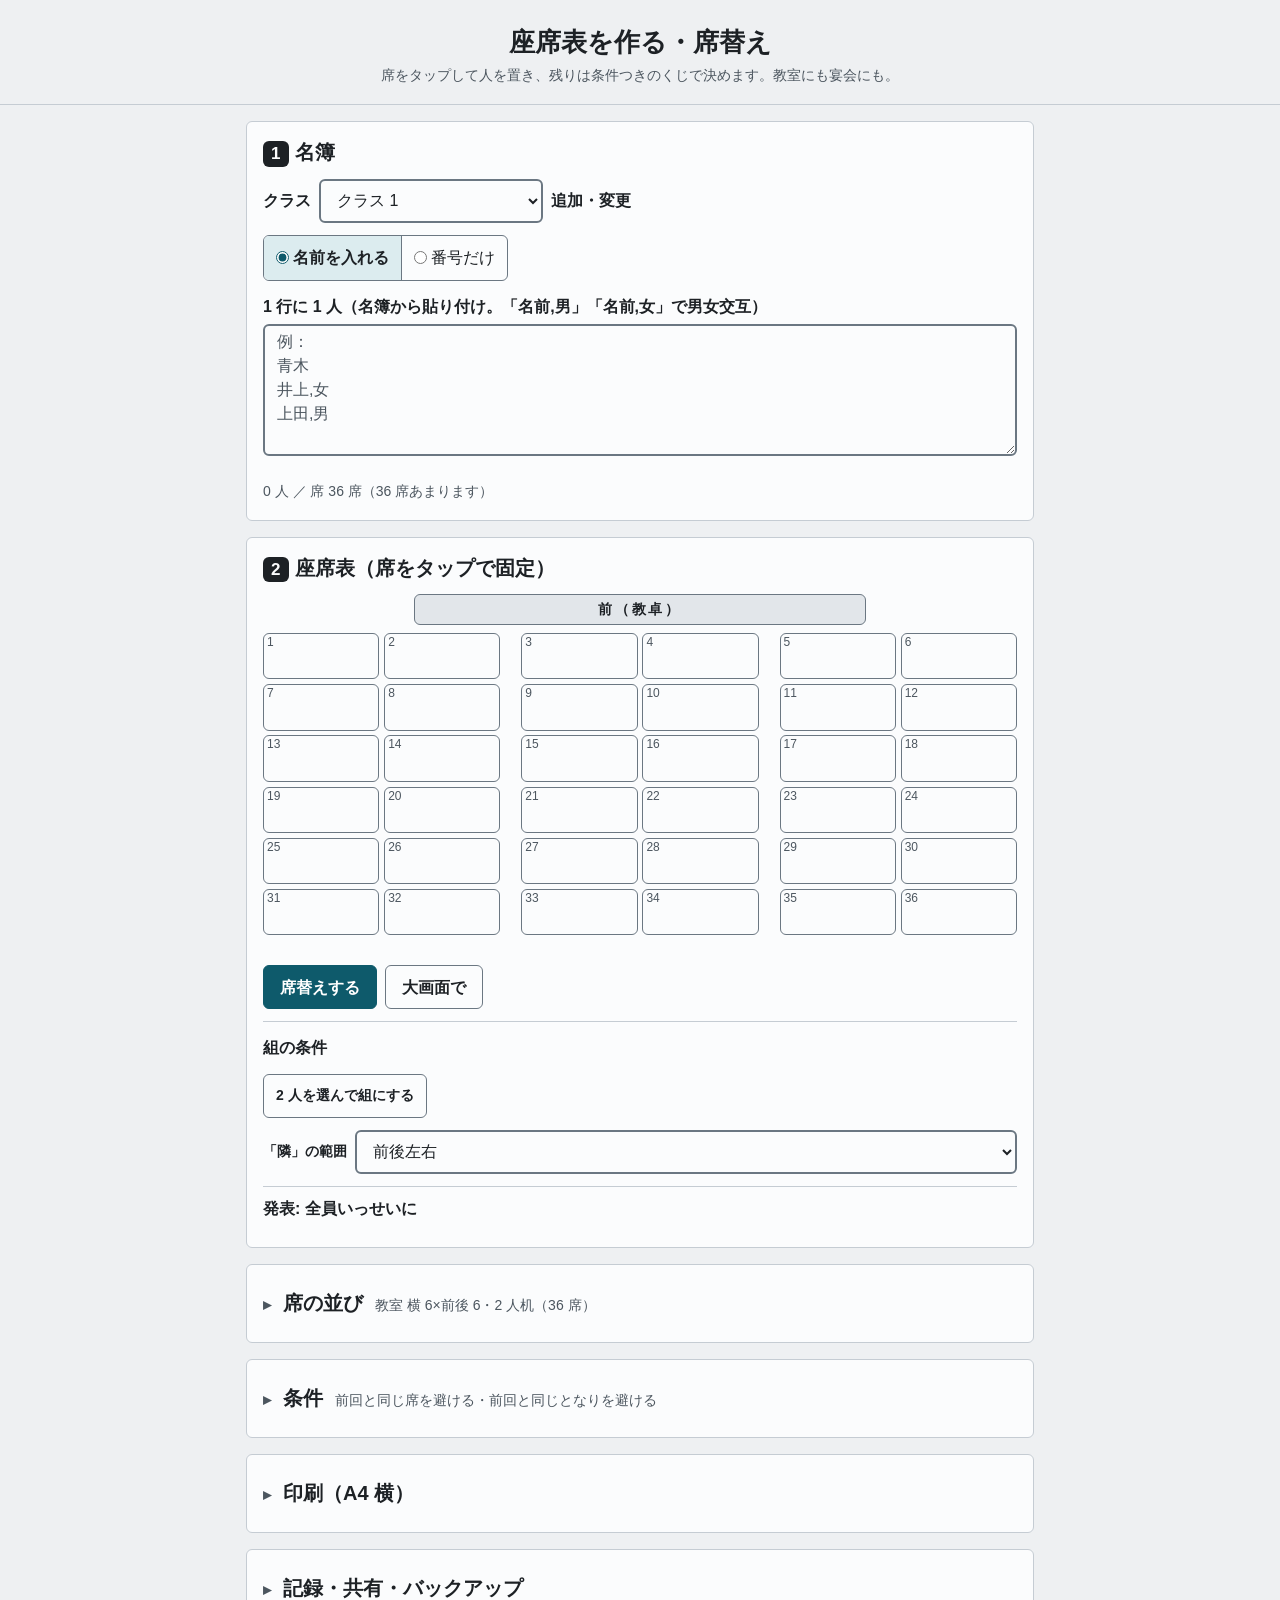
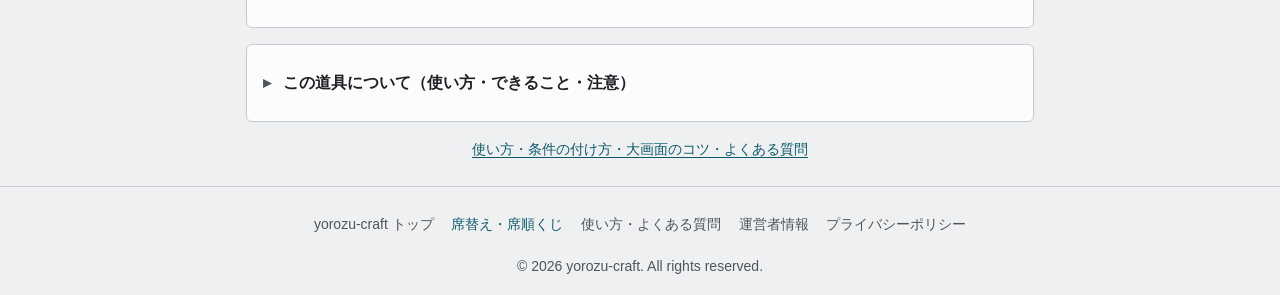
<file: index.html>
<!DOCTYPE html>
<html lang="ja">
<head>
  <meta charset="UTF-8">
  <meta name="viewport" content="width=device-width, initial-scale=1.0">
  <title>席替え・席順くじ｜条件つきの席替えアプリ（無料・登録なし）｜yorozu-craft</title>
  <meta name="description" content="教室の席替えと宴会の席決めを、条件つきのくじで。前回と同じ席を避ける・隣にしない組・前の席の指定、大画面で発表、座席表を印刷。登録なし・無料。">
  <meta name="robots" content="index, follow">
  <link rel="canonical" href="https://yorozu-craft.com/sekigae/">

  <meta property="og:title" content="席替え・席順くじ｜yorozu-craft">
  <meta property="og:description" content="教室の席替えと宴会の席決めを、条件つきのくじで。前回と同じ席を避ける・隣にしない組・前の席の指定、大画面で発表、座席表を印刷。登録なし・無料。">
  <meta property="og:type" content="website">
  <meta property="og:url" content="https://yorozu-craft.com/sekigae/">
  <meta property="og:site_name" content="yorozu-craft">
  <meta property="og:locale" content="ja_JP">
  <meta property="og:image" content="https://yorozu-craft.com/sekigae/og-image.png">
  <meta property="og:image:width" content="1200">
  <meta property="og:image:height" content="630">
  <meta name="twitter:card" content="summary_large_image">
  <meta name="theme-color" content="#eef0f2" media="(prefers-color-scheme: light)">
  <meta name="theme-color" content="#15191d" media="(prefers-color-scheme: dark)">

  <script type="application/ld+json">
  {
    "@context": "https://schema.org",
    "@type": "WebApplication",
    "name": "座席表を作る・席替え",
    "description": "教室の席替えと宴会の席決めを、条件つきのくじで。前回と同じ席を避ける・隣にしない組・前の席の指定、大画面で発表、座席表を印刷。登録なし・無料。",
    "url": "https://yorozu-craft.com/sekigae/",
    "applicationCategory": "UtilitiesApplication",
    "operatingSystem": "All",
    "offers": { "@type": "Offer", "price": "0", "priceCurrency": "JPY" },
    "inLanguage": "ja"
  }
  </script>

  <!-- Google AdSense（サイト所有確認 + 広告配信スクリプト）。大画面の発表は要素の全画面表示なので、広告は重ならない -->
  <meta name="google-adsense-account" content="ca-pub-5375267956079717">
  <script async src="https://pagead2.googlesyndication.com/pagead/js/adsbygoogle.js?client=ca-pub-5375267956079717"
     crossorigin="anonymous"></script>

  <link rel="icon" href="./favicon.svg" type="image/svg+xml">
  <link rel="manifest" href="/manifest.webmanifest">
  <link rel="apple-touch-icon" href="./apple-touch-icon.png">
  <link rel="stylesheet" href="./style.css">
</head>
<body class="tool-page">

  <header class="app-header">
    <h1>座席表を作る・席替え</h1>
    <p class="subtitle">席をタップして人を置き、残りは条件つきのくじで決めます。教室にも宴会にも。</p>
  </header>

  <main class="app-main">

    <div id="shared-banner" class="card notice" hidden>
      <p id="shared-msg"></p>
      <p class="btn-row">
        <button type="button" id="shared-save" class="btn">この端末に保存する</button>
        <a class="btn" href="./">自分の席替えを新しく作る</a>
      </p>
    </div>

    <section class="card" aria-labelledby="h-people">
      <h2 id="h-people"><span class="step">1</span>名簿</h2>
      <div class="field inline-field group-row">
        <label for="group">クラス</label>
        <select id="group"></select>
        <details class="mini">
          <summary>追加・変更</summary>
          <p class="btn-row">
            <button type="button" id="group-new" class="btn btn-s">新しく作る</button>
            <button type="button" id="group-rename" class="btn btn-s">名前を変える</button>
            <button type="button" id="group-delete" class="btn btn-s">削除</button>
          </p>
          <p class="hint">クラスや会ごとに、席の並び・名簿・条件・これまでの席を分けて保存します。</p>
        </details>
      </div>
      <div class="seg" role="radiogroup" aria-label="名簿の入れ方">
        <label><input type="radio" name="plist" value="names" checked> 名前を入れる</label>
        <label><input type="radio" name="plist" value="numbers"> 番号だけ</label>
      </div>
      <div id="names-panel" class="field">
        <label for="names">1 行に 1 人（名簿から貼り付け。「名前,男」「名前,女」で男女交互）</label>
        <textarea id="names" rows="5" spellcheck="false" placeholder="例：&#10;青木&#10;井上,女&#10;上田,男"></textarea>
      </div>
      <div id="numbers-panel" class="field" hidden>
        <label for="count">人数（1 番から順に番号。出席番号に）</label>
        <input type="number" id="count" inputmode="numeric" min="1" max="300" value="30">
      </div>
      <p id="people-summary" class="small" aria-live="polite"></p>
    </section>

    <section class="card" aria-labelledby="h-board" id="sec-run">
      <h2 id="h-board"><span class="step">2</span>座席表（席をタップで固定）</h2>
      <div id="tray-wrap" hidden>
        <p id="tray-head" class="tray-head"></p>
        <div id="tray" class="tray" role="group" aria-labelledby="tray-head"></div>
      </div>
      <div class="grid-scroll"><div id="result-grid" class="seat-grid board"></div></div>
      <p id="board-msg" class="board-msg" aria-live="polite"></p>
      <p class="btn-row" id="reveal-ctrl" hidden>
        <button type="button" id="reveal-next" class="btn">次の人</button>
        <button type="button" id="reveal-all" class="btn">全部出す</button>
        <span id="reveal-count" class="small"></span>
      </p>
      <p class="btn-row run-row">
        <button type="button" id="run" class="btn btn-primary">席替えする</button>
        <button type="button" id="run-stage" class="btn">大画面で</button>
      </p>
      <div id="status" class="status" aria-live="polite"></div>

      <div id="result">
        <p class="result-head"><strong id="result-title"></strong> <span id="seed-label" class="small"></span></p>
        <ul id="notes" class="notes"></ul>
        <p class="btn-row" id="result-actions">
          <button type="button" id="decide" class="btn">この席で決定（記録する）</button>
          <button type="button" id="swap" class="btn" aria-pressed="false">2 人を入れ替える</button>
          <button type="button" id="show-stage" class="btn">大画面で見せる</button>
          <button type="button" id="print" class="btn">座席表を印刷</button>
          <button type="button" id="pins-clear" class="btn">固定をすべて外す</button>
        </p>
        <p id="decide-msg" class="small" aria-live="polite"></p>
        <p class="small"><a href="../print-help.html">スマホで印刷するには →</a></p>
        <p id="next-step" class="next-step" hidden><a href="../easy-split/">当日の精算は傾斜割り勘で（幹事 0 円・2 次会の合算も）</a></p>
      </div>

      <div class="pairs-box">
        <h3 class="sub" id="h-pairs">組の条件 <span class="badge" id="n-pairs"></span></h3>
        <ul id="pair-list" class="pair-list" aria-labelledby="h-pairs"></ul>
        <p class="btn-row">
          <button type="button" id="pair-add" class="btn btn-s">2 人を選んで組にする</button>
        </p>
        <div class="field inline-field scope-row">
          <label for="ng-scope">「隣」の範囲</label>
          <select id="ng-scope"></select>
        </div>
      </div>

      <details class="mini" id="d-reveal">
        <summary id="reveal-summary">発表のしかた</summary>
        <div class="grid-fields">
          <div class="field">
            <label for="reveal">発表のしかた</label>
            <select id="reveal">
              <option value="all">全員いっせいに</option>
              <option value="random">1 人ずつ（くじの順）</option>
              <option value="back">1 人ずつ（後ろの席から）</option>
              <option value="front">1 人ずつ（前の席から）</option>
              <option value="list">1 人ずつ（名簿の順）</option>
            </select>
          </div>
          <label class="check"><input type="checkbox" id="sound"> 効果音を鳴らす</label>
        </div>
        <p class="hint">固定（ピン）の人は、はじめから出ています。</p>
      </details>
    </section>

    <details class="card fold" id="d-layout">
      <summary><h2 id="h-layout">席の並び</h2><span id="layout-summary" class="fold-state"></span></summary>
      <div class="seg" role="radiogroup" aria-label="使う場面">
        <label><input type="radio" name="mode" value="class" checked> 教室</label>
        <label><input type="radio" name="mode" value="party"> 宴会・テーブル</label>
      </div>

      <div id="class-panel">
        <div class="grid-fields">
          <div class="field">
            <label for="cols">横に何席（列）</label>
            <select id="cols"></select>
          </div>
          <div class="field">
            <label for="rows">前から後ろへ何席（行）</label>
            <select id="rows"></select>
          </div>
          <div class="field">
            <label for="desk">教卓（前）の位置</label>
            <select id="desk">
              <option value="top">上（生徒から見た向き）</option>
              <option value="bottom">下（先生から見た向き）</option>
            </select>
          </div>
        </div>
        <label class="check"><input type="checkbox" id="pairs"> 2 人机（2 席ずつ机を並べ、机のあいだを通路にする）</label>
        <p class="hint">下の席をタップすると「使わない席（×）」になります。もう一度タップで戻ります。</p>
        <div class="grid-scroll"><div id="layout-grid" class="seat-grid editor"></div></div>
      </div>

      <div id="party-panel" hidden>
        <ul id="tables" class="table-list"></ul>
        <p><button type="button" id="table-add" class="btn">テーブルを足す</button></p>
        <p class="hint">1 つのテーブルは向かい合わせの 2 列です（奥の列に半分、手前に残り）。</p>
      </div>
      <p id="seat-count" class="small"></p>
    </details>

    <details class="card fold" id="d-cons">
      <summary><h2 id="h-cons">条件</h2><span id="cons-summary" class="fold-state"></span></summary>
      <label class="check"><input type="checkbox" id="avoid-seat"> 前回と同じ席を避ける</label>
      <label class="check"><input type="checkbox" id="avoid-nb"> 前回と同じとなりを避ける</label>
      <p id="prev-info" class="hint"></p>
      <label class="check"><input type="checkbox" id="gender"> 男女交互（となりが異性になる。2 人机なら同じ机が男女）</label>
      <label class="check" id="empty-back-wrap"><input type="checkbox" id="empty-back"> 余った席は後ろにまとめる</label>
      <div id="d-zone" class="cons-block">
        <h3 class="sub">前の席・後ろの席にしたい人 <span class="badge" id="n-zone"></span></h3>
        <p class="hint">目の見え方・聞こえ方や、背の高さなどに。「前から 2」なら、前から 2 番目の並びまでのどこかになります。</p>
        <ul id="zone-list" class="rows"></ul>
        <p><button type="button" id="zone-add" class="btn">指定を足す</button></p>
      </div>
      <p class="hint">特定の席に決めたい人は、座席表でその席をタップして置きます。隣にしない・隣にしたい 2 人は「組の条件」で。</p>
    </details>

    <details class="card fold" id="d-print">
      <summary><h2 id="h-print">印刷（A4 横）</h2></summary>
      <div class="grid-fields">
        <div class="field">
          <label for="print-kind">印刷するもの</label>
          <select id="print-kind">
            <option value="chart">座席表</option>
            <option value="slips">くじ用紙（席の番号を切って使う）</option>
          </select>
        </div>
        <div class="field">
          <label for="print-title">見出し</label>
          <input type="text" id="print-title" maxlength="40" placeholder="例：3年2組 座席表（10月）">
        </div>
      </div>
      <label class="check"><input type="checkbox" id="print-credit" checked> 紙の下に「yorozu-craft.com/sekigae/print/ で作成」と小さく入れる</label>
      <p class="hint">席を決める前に印刷すると、固定した人の名前と席の番号だけの座席表になります（手書き用）。教卓の向きは「席の並び」の設定のとおりです。</p>
      <p><button type="button" id="print2" class="btn">印刷する</button></p>
      <p class="small"><a href="../print-help.html">スマホで印刷するには →</a></p>
    </details>

    <details class="card fold" id="d-save">
      <summary><h2 id="h-save">記録・共有・バックアップ</h2></summary>
      <h3 class="sub">これまでの席（新しい順・10 件まで）</h3>
      <ol id="history" class="history"></ol>
      <h3 class="sub">共有リンク</h3>
      <label class="check"><input type="checkbox" id="share-names"> 名簿（名前）と条件・決まった席も入れる</label>
      <p class="hint">入れないときは、席の並びとくじ番号だけです。名前を入れると、リンクを受け取った人が名前を読めます。</p>
      <p class="btn-row">
        <button type="button" id="share" class="btn">共有リンクをコピー</button>
      </p>
      <p id="share-msg" class="small" aria-live="polite"></p>
      <input type="text" id="share-url" class="share-url" readonly hidden aria-label="共有リンク">
      <h3 class="sub">ファイルに保存（機種変更・ブラウザのデータを消す前に）</h3>
      <p class="hint">名簿・条件・記録はこの端末のブラウザ（localStorage、キー sekigae_ で始まるもの）にだけ保存され、外部には送信されません。書き出し・読み込み・消去はこの画面のボタンから。</p>
      <p class="btn-row">
        <!-- 保存内容のファイルへの書き出し・読み込み（README「ツールを追加するとき」20） -->
        <button type="button" id="backup-export" class="btn">ファイルに書き出す</button>
        <button type="button" id="backup-import" class="btn">ファイルから読み込む</button>
        <button type="button" class="btn" data-reset-storage="sekigae_">保存した内容をすべて消す（初期状態に戻す）</button>
      </p>
      <input type="file" id="backup-file" accept=".json,application/json" hidden>
      <p id="backup-msg" class="small" aria-live="polite"></p>
    </details>

    <!-- about-tool: 道具の説明（使い方ページの要約。WRITING 1 章） -->
    <details class="about-tool card fold" id="about-tool">
      <summary>この道具について（使い方・できること・注意）</summary>
      <h3>席替え・席順くじでできること</h3>
      <p>教室の座席表を作り、くじで席替えをします。宴会・飲み会のテーブルの席決めにも使えます。決まった席順は大画面で発表したり、A4 横の座席表に印刷したりできます。</p>
      <h3>使い方の要点</h3>
      <ul>
        <li>名簿を 1 行に 1 人ずつ貼り付けます。名前を入れないときは「番号だけ」で出席番号として使えます。</li>
        <li>決めておきたい人は、座席表の席をタップして置きます。ほかの人だけがくじで決まり、何度でも引き直せます。</li>
        <li>「この席で決定（記録する）」で記録すると、次の席替えで前回と同じ席・同じとなりを避けられます。</li>
      </ul>
      <h3>条件の付け方</h3>
      <p>2 人を隣にする・しない、前から（後ろから）何番目の並びまで、男女交互を指定できます。全部の条件を守る席順が見つからないときは、どの条件を外せば決まるかを出します。</p>
      <h3>注意</h3>
      <p>名簿と記録はこの端末のブラウザにだけ保存され、外部には送信されません。共有リンクには、チェックを入れたときだけ名前が入ります。配慮が必要な子の席は、置くか条件で指定したうえで、最後は先生が確かめてください。</p>
    </details>

    <p class="small center"><a href="./guide.html">使い方・条件の付け方・大画面のコツ・よくある質問</a></p>

  </main>

  <footer class="app-footer">
    <nav class="footer-nav" aria-label="フッターナビゲーション">
      <ul>
        <li><a href="../">yorozu-craft トップ</a></li>
        <li><a href="./" aria-current="page">席替え・席順くじ</a></li>
        <li><a href="./guide.html">使い方・よくある質問</a></li>
        <li><a href="../about.html">運営者情報</a></li>
        <li><a href="../privacy-policy.html">プライバシーポリシー</a></li>
      </ul>
    </nav>
    <p>&copy; 2026 yorozu-craft. All rights reserved.</p>
  </footer>

  <!-- 大画面で発表（教室のプロジェクター・テレビ用。要素の全画面表示） -->
  <div id="stage" class="stage" hidden role="dialog" aria-modal="true" aria-labelledby="stage-title" tabindex="-1">
    <div class="stage-bar">
      <strong id="stage-title"></strong>
      <span id="stage-count"></span>
      <span class="stage-btns">
        <button type="button" id="stage-run" class="btn">席替えする</button>
        <button type="button" id="stage-next" class="btn">次の人</button>
        <button type="button" id="stage-all" class="btn">全部出す</button>
        <button type="button" id="stage-sound" class="btn" aria-pressed="false"></button>
        <button type="button" id="stage-close" class="btn">閉じる</button>
      </span>
    </div>
    <div id="stage-grid" class="seat-grid big"></div>
    <p id="stage-msg" class="stage-msg" aria-live="polite"></p>
  </div>

  <!-- 座席表の席をタップしたとき: この席に置く人を選ぶ・固定を外す・入れ替える・空ける -->
  <dialog id="seat-dlg" class="dlg" aria-labelledby="seat-dlg-title">
    <p class="dlg-title" id="seat-dlg-title"></p>
    <p id="seat-dlg-now" class="small"></p>
    <p class="btn-row" id="seat-dlg-acts">
      <button type="button" id="seat-pin" class="btn btn-s"></button>
      <button type="button" id="seat-swap" class="btn btn-s">入れ替える</button>
      <button type="button" id="seat-clear" class="btn btn-s">席を空ける</button>
      <button type="button" id="seat-pair" class="btn btn-s">組の条件</button>
    </p>
    <label for="seat-q" class="dlg-label">この席に置く人</label>
    <input type="search" id="seat-q" class="pick-q" placeholder="名前で探す" autocomplete="off" aria-controls="seat-list">
    <div id="seat-list" class="pick-list" role="listbox" tabindex="0" aria-label="この席に置く人"></div>
    <p class="btn-row dlg-foot"><button type="button" id="seat-dlg-close" class="btn">閉じる</button></p>
  </dialog>

  <!-- 組の条件: 2 人を選んで「隣にしない」「隣にしたい」 -->
  <dialog id="pair-dlg" class="dlg" aria-labelledby="pair-dlg-title">
    <p class="dlg-title" id="pair-dlg-title">組にする 2 人を選ぶ</p>
    <p id="pair-dlg-sel" class="pair-sel" aria-live="polite"></p>
    <label for="pair-q" class="sr-only">名前で探す</label>
    <input type="search" id="pair-q" class="pick-q" placeholder="名前で探す" autocomplete="off" aria-controls="pair-list-box">
    <div id="pair-list-box" class="pick-list" role="listbox" aria-multiselectable="true" tabindex="0" aria-label="組にする 2 人"></div>
    <p class="btn-row dlg-foot">
      <button type="button" id="pair-ng" class="btn" disabled>隣にしない</button>
      <button type="button" id="pair-want" class="btn" disabled>隣にしたい</button>
      <button type="button" id="pair-dlg-close" class="btn">閉じる</button>
    </p>
  </dialog>

  <!-- 印刷するもの（いつも最新にしておく。ブラウザのメニューから印刷しても白紙にならないように） -->
  <div id="print-area" class="print-area" aria-hidden="true"></div>

  <script src="./used.js"></script>
  <script src="./text.js"></script>
  <script src="./calc.js"></script>
  <script src="./reset-storage.js"></script>
  <script src="./main.js"></script>
  <!-- Cloudflare Web Analytics（Cookie を使わないアクセス解析） --><script type='module' src='https://static.cloudflareinsights.com/beacon.min.js' data-cf-beacon='{"token": "b79bf821e1fd4b6683866d493b1de426"}'></script><!-- End Cloudflare Web Analytics -->
</body>
</html>
</file>
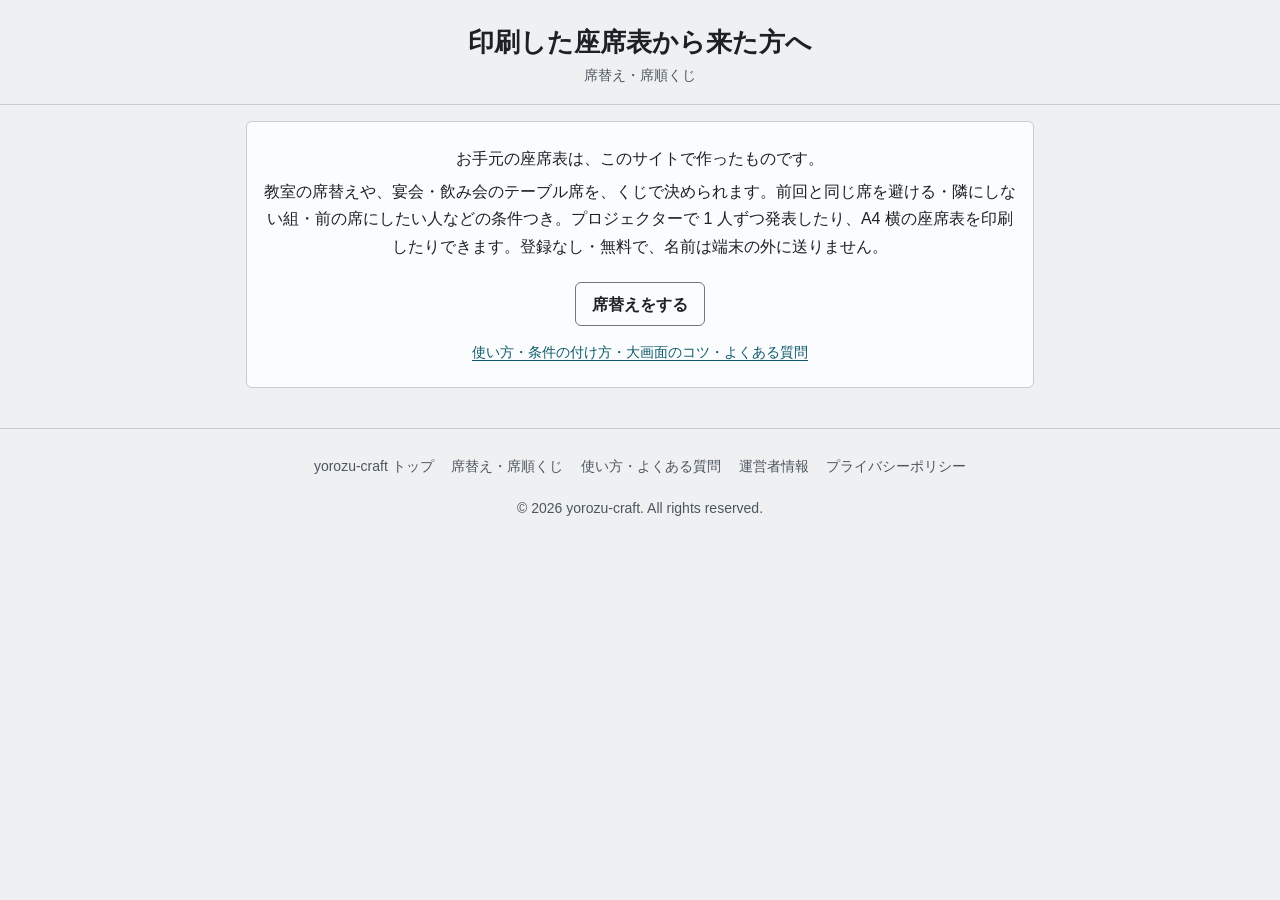
<file: print/index.html>
<!DOCTYPE html>
<html lang="ja">
<head>
  <meta charset="UTF-8">
  <meta name="viewport" content="width=device-width, initial-scale=1.0">
  <title>印刷した座席表から来た方へ｜席替え・席順くじ｜yorozu-craft</title>
  <meta name="description" content="印刷した座席表の「yorozu-craft.com/sekigae/print/ で作成」から来た方へ。同じような座席表を、条件つきのくじで作れます。登録なし・無料。">
  <!-- 紙の座席表のクレジットから来た人の着地ページ。検索には出さない（sitemap にも載せない） -->
  <meta name="robots" content="noindex">
  <link rel="canonical" href="https://yorozu-craft.com/sekigae/print/">
  <meta name="theme-color" content="#eef0f2" media="(prefers-color-scheme: light)">
  <meta name="theme-color" content="#15191d" media="(prefers-color-scheme: dark)">

  <!-- Google AdSense（サイト所有確認 + 広告配信スクリプト） -->
  <meta name="google-adsense-account" content="ca-pub-5375267956079717">
  <script async src="https://pagead2.googlesyndication.com/pagead/js/adsbygoogle.js?client=ca-pub-5375267956079717"
     crossorigin="anonymous"></script>

  <link rel="icon" href="../favicon.svg" type="image/svg+xml">
  <link rel="manifest" href="/manifest.webmanifest">
  <link rel="apple-touch-icon" href="../apple-touch-icon.png">
  <link rel="stylesheet" href="../style.css">
  <style>
    .landing { text-align: center; }
    .landing p { margin: 0.4rem 0; }
    .landing .btn { margin: var(--sp-4) 0 var(--sp-2); }
  </style>
</head>
<body>

  <header class="app-header">
    <h1>印刷した座席表から来た方へ</h1>
    <p class="subtitle">席替え・席順くじ</p>
  </header>

  <main class="app-main">
    <section class="card landing">
      <p>お手元の座席表は、このサイトで作ったものです。</p>
      <p>教室の席替えや、宴会・飲み会のテーブル席を、くじで決められます。前回と同じ席を避ける・隣にしない組・前の席にしたい人などの条件つき。プロジェクターで 1 人ずつ発表したり、A4 横の座席表を印刷したりできます。登録なし・無料で、名前は端末の外に送りません。</p>
      <a class="btn" href="../">席替えをする</a>
      <p class="small"><a href="../guide.html">使い方・条件の付け方・大画面のコツ・よくある質問</a></p>
    </section>
  </main>

  <footer class="app-footer">
    <nav class="footer-nav" aria-label="フッターナビゲーション">
      <ul>
        <li><a href="../../">yorozu-craft トップ</a></li>
        <li><a href="../">席替え・席順くじ</a></li>
        <li><a href="../guide.html">使い方・よくある質問</a></li>
        <li><a href="../../about.html">運営者情報</a></li>
        <li><a href="../../privacy-policy.html">プライバシーポリシー</a></li>
      </ul>
    </nav>
    <p>&copy; 2026 yorozu-craft. All rights reserved.</p>
  </footer>

  <!-- Cloudflare Web Analytics（Cookie を使わないアクセス解析） --><script type='module' src='https://static.cloudflareinsights.com/beacon.min.js' data-cf-beacon='{"token": "b79bf821e1fd4b6683866d493b1de426"}'></script><!-- End Cloudflare Web Analytics -->
</body>
</html>
</file>
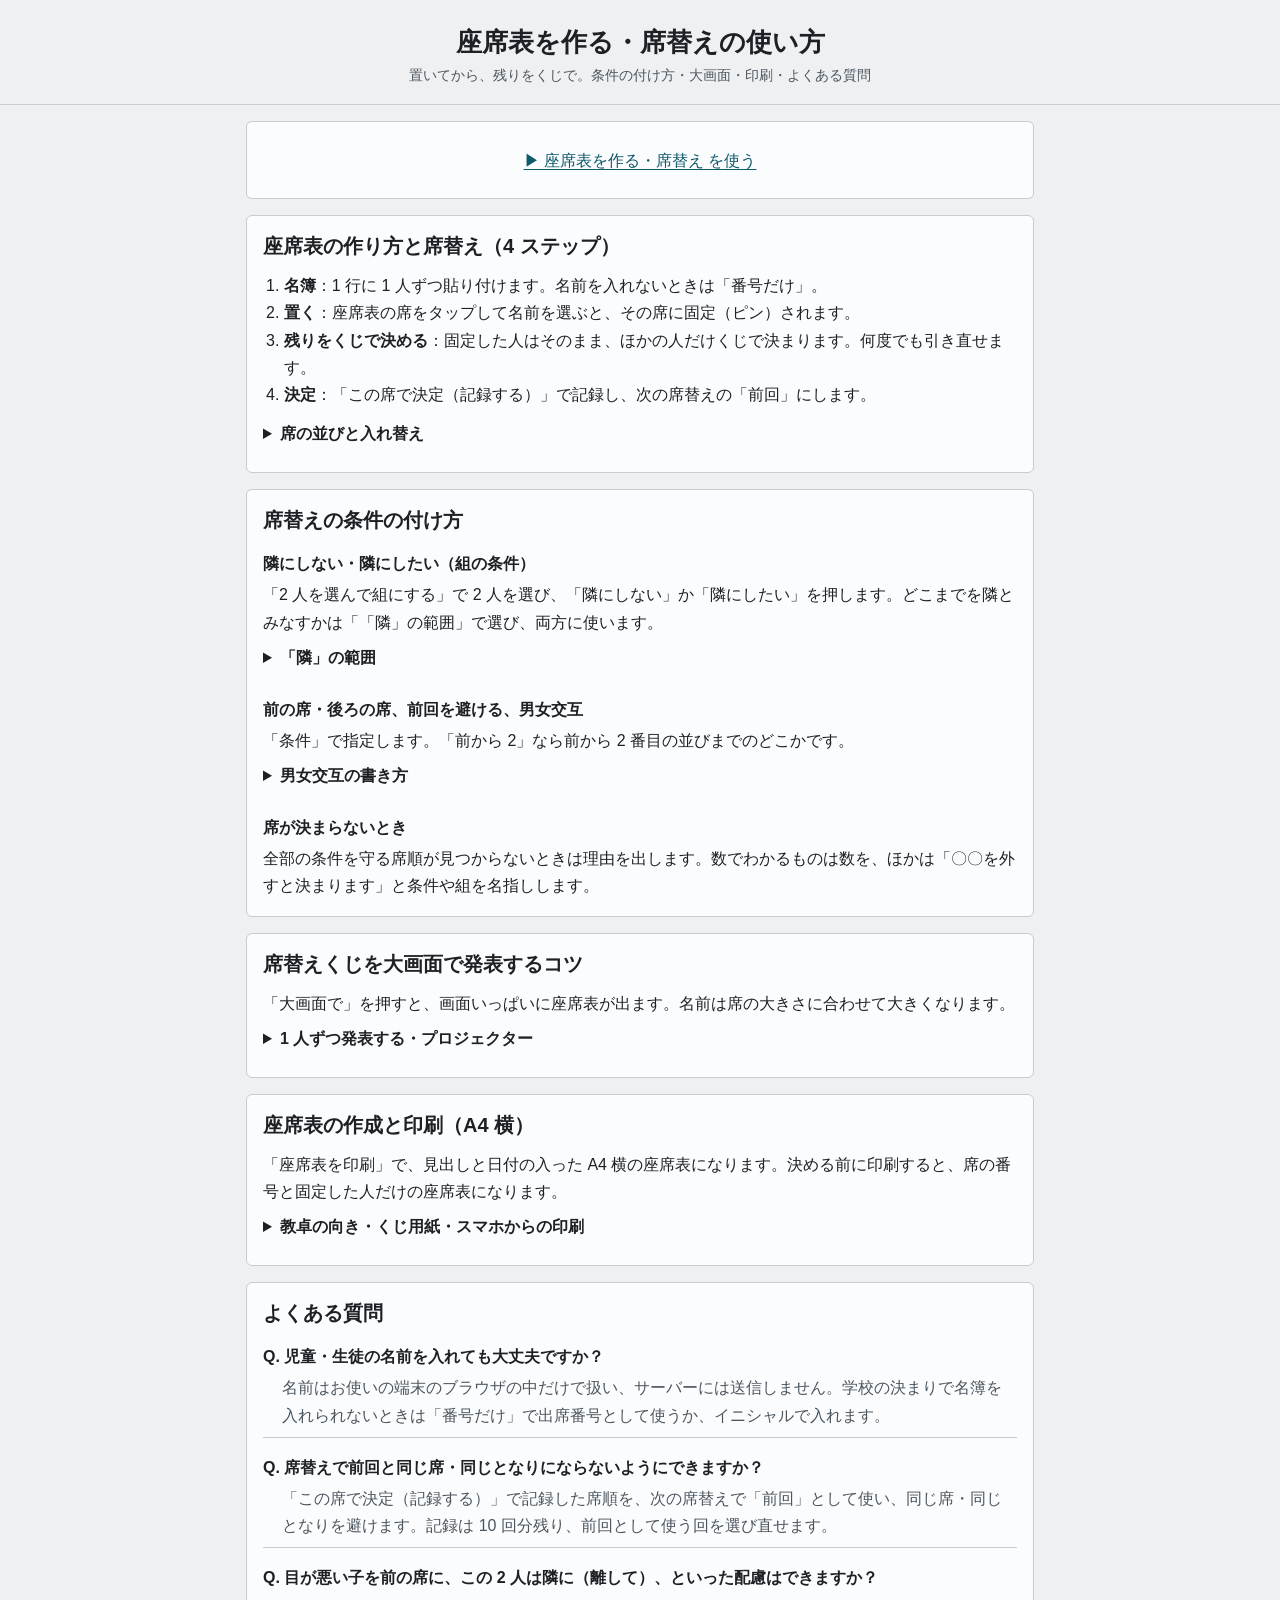
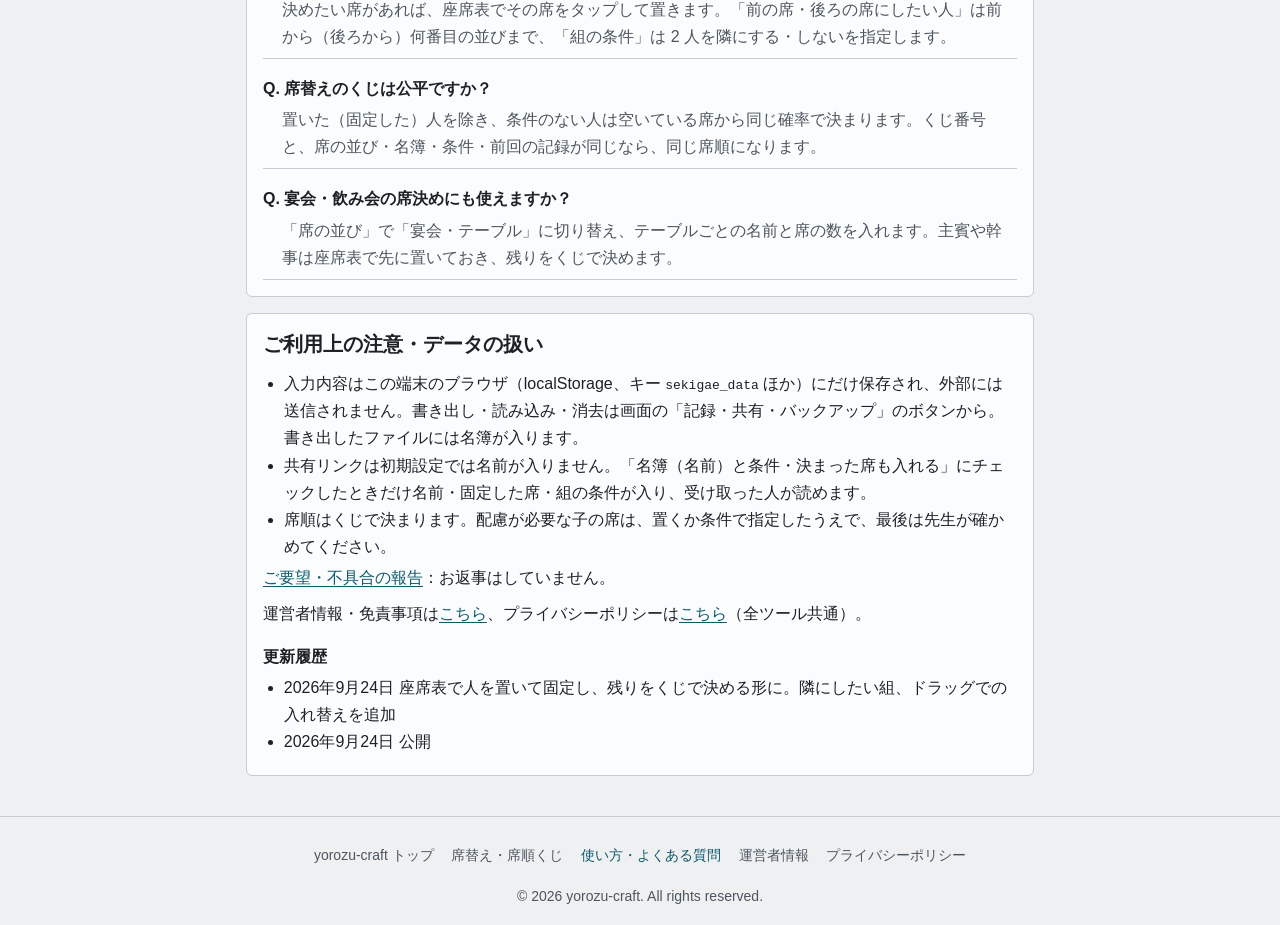
<file: guide.html>
<!DOCTYPE html>
<html lang="ja">
<head>
  <meta charset="UTF-8">
  <meta name="viewport" content="width=device-width, initial-scale=1.0">
  <title>使い方・よくある質問｜席替え・席順くじ｜yorozu-craft</title>
  <meta name="description" content="無料の席替えアプリ・席決めツール「席替え・席順くじ」の使い方。前回と同じ席を避ける・固定席・前の席・隣にしない組の条件の付け方、プロジェクターで1人ずつ発表するコツ、座席表の作成と印刷、よくある質問。">
  <meta name="robots" content="index, follow">
  <link rel="canonical" href="https://yorozu-craft.com/sekigae/guide.html">

  <meta property="og:title" content="使い方・よくある質問｜席替え・席順くじ">
  <meta property="og:description" content="無料の席替えアプリ・席決めツール「席替え・席順くじ」の使い方。前回と同じ席を避ける・固定席・前の席・隣にしない組の条件の付け方、プロジェクターで1人ずつ発表するコツ、座席表の作成と印刷、よくある質問。">
  <meta property="og:type" content="article">
  <meta property="og:url" content="https://yorozu-craft.com/sekigae/guide.html">
  <meta property="og:site_name" content="yorozu-craft">
  <meta property="og:locale" content="ja_JP">
  <meta property="og:image" content="https://yorozu-craft.com/sekigae/og-image.png">
  <meta property="og:image:width" content="1200">
  <meta property="og:image:height" content="630">
  <meta name="twitter:card" content="summary_large_image">
  <meta name="theme-color" content="#eef0f2" media="(prefers-color-scheme: light)">
  <meta name="theme-color" content="#15191d" media="(prefers-color-scheme: dark)">

  <!-- よくある質問（下の #faq と内容をそろえる） -->
  <script type="application/ld+json">
{
  "@context": "https://schema.org",
  "@type": "FAQPage",
  "mainEntity": [
    {
      "@type": "Question",
      "name": "児童・生徒の名前を入れても大丈夫ですか？",
      "acceptedAnswer": {
        "@type": "Answer",
        "text": "名前はお使いの端末のブラウザの中だけで扱い、サーバーには送信しません。学校の決まりで名簿を入れられないときは「番号だけ」で出席番号として使うか、イニシャルで入れます。"
      }
    },
    {
      "@type": "Question",
      "name": "席替えで前回と同じ席・同じとなりにならないようにできますか？",
      "acceptedAnswer": {
        "@type": "Answer",
        "text": "「この席で決定（記録する）」で記録した席順を、次の席替えで「前回」として使い、同じ席・同じとなりを避けます。記録は 10 回分残り、前回として使う回を選び直せます。"
      }
    },
    {
      "@type": "Question",
      "name": "目が悪い子を前の席に、この 2 人は隣に（離して）、といった配慮はできますか？",
      "acceptedAnswer": {
        "@type": "Answer",
        "text": "決めたい席があれば、座席表でその席をタップして置きます。「前の席・後ろの席にしたい人」は前から（後ろから）何番目の並びまで、「組の条件」は 2 人を隣にする・しないを指定します。"
      }
    },
    {
      "@type": "Question",
      "name": "席替えのくじは公平ですか？",
      "acceptedAnswer": {
        "@type": "Answer",
        "text": "置いた（固定した）人を除き、条件のない人は空いている席から同じ確率で決まります。くじ番号と、席の並び・名簿・条件・前回の記録が同じなら、同じ席順になります。"
      }
    },
    {
      "@type": "Question",
      "name": "宴会・飲み会の席決めにも使えますか？",
      "acceptedAnswer": {
        "@type": "Answer",
        "text": "「席の並び」で「宴会・テーブル」に切り替え、テーブルごとの名前と席の数を入れます。主賓や幹事は座席表で先に置いておき、残りをくじで決めます。"
      }
    }
  ]
}
  </script>

  <!-- Google AdSense（サイト所有確認 + 広告配信スクリプト） -->
  <meta name="google-adsense-account" content="ca-pub-5375267956079717">
  <script async src="https://pagead2.googlesyndication.com/pagead/js/adsbygoogle.js?client=ca-pub-5375267956079717"
     crossorigin="anonymous"></script>

  <link rel="icon" href="./favicon.svg" type="image/svg+xml">
  <link rel="manifest" href="/manifest.webmanifest">
  <link rel="apple-touch-icon" href="./apple-touch-icon.png">
  <link rel="stylesheet" href="./style.css">
</head>
<body>

  <header class="app-header">
    <h1>座席表を作る・席替えの使い方</h1>
    <p class="subtitle">置いてから、残りをくじで。条件の付け方・大画面・印刷・よくある質問</p>
  </header>

  <main class="app-main">

    <p class="card center"><a href="./">▶ 座席表を作る・席替え を使う</a></p>

    <article class="card content" id="howto">
      <h2>座席表の作り方と席替え（4 ステップ）</h2>
      <ol>
        <li><strong>名簿</strong>：1 行に 1 人ずつ貼り付けます。名前を入れないときは「番号だけ」。</li>
        <li><strong>置く</strong>：座席表の席をタップして名前を選ぶと、その席に固定（ピン）されます。</li>
        <li><strong>残りをくじで決める</strong>：固定した人はそのまま、ほかの人だけくじで決まります。何度でも引き直せます。</li>
        <li><strong>決定</strong>：「この席で決定（記録する）」で記録し、次の席替えの「前回」にします。</li>
      </ol>
      <details>
        <summary>席の並びと入れ替え</summary>
        <p>教室の形（横の列・前後の行・2 人机・使わない席）や宴会のテーブルは「席の並び」で変えます。入れ替えは、席をドラッグ（スマホは長押ししてから動かす）するか、「2 人を入れ替える」で 2 つの席を順にタップします。固定した人は入れ替えた先でも固定のままです。</p>
      </details>
    </article>

    <article class="card content" id="conditions">
      <h2>席替えの条件の付け方</h2>
      <h3>隣にしない・隣にしたい（組の条件）</h3>
      <p>「2 人を選んで組にする」で 2 人を選び、「隣にしない」か「隣にしたい」を押します。どこまでを隣とみなすかは「「隣」の範囲」で選び、両方に使います。</p>
      <details>
        <summary>「隣」の範囲</summary>
        <dl class="info-list">
          <dt>となり</dt><dd>同じ横の並びで左右にくっついた席。2 人机は同じ机の相手だけ。宴会は同じテーブルの同じ側の左右</dd>
          <dt>前後左右</dt><dd>となりに加えて、通路をはさんだ左右と、すぐ前・すぐ後ろ。宴会は真向かいも</dd>
          <dt>まわり（ななめも）</dt><dd>前後左右に加えて、ななめの席。宴会はななめ向かいも</dd>
          <dt>同じテーブル</dt><dd>宴会だけ</dd>
        </dl>
        <p class="small">使わない席（×）をはさんだ 2 席は隣とみなしません。</p>
      </details>
      <h3>前の席・後ろの席、前回を避ける、男女交互</h3>
      <p>「条件」で指定します。「前から 2」なら前から 2 番目の並びまでのどこかです。</p>
      <details>
        <summary>男女交互の書き方</summary>
        <p>名簿に「青木,男」のように性別を書くと使え、となり（2 人机なら同じ机）が異性になります。</p>
      </details>
      <h3>席が決まらないとき</h3>
      <p>全部の条件を守る席順が見つからないときは理由を出します。数でわかるものは数を、ほかは「〇〇を外すと決まります」と条件や組を名指しします。</p>
    </article>

    <article class="card content" id="stage">
      <h2>席替えくじを大画面で発表するコツ</h2>
      <p>「大画面で」を押すと、画面いっぱいに座席表が出ます。名前は席の大きさに合わせて大きくなります。</p>
      <details>
        <summary>1 人ずつ発表する・プロジェクター</summary>
        <ul>
        <li>「発表のしかた」を「1 人ずつ」にすると、「次の人」（席のタップ・スペースキー）で 1 人ずつ出ます。固定した人は、はじめから出ています。</li>
        <li>プロジェクターを「拡張」にしているときは、ブラウザの窓をプロジェクター側に移してから押します。閉じるのは「閉じる」か Esc キーです。</li>
        </ul>
      </details>
    </article>

    <article class="card content" id="print">
      <h2>座席表の作成と印刷（A4 横）</h2>
      <p>「座席表を印刷」で、見出しと日付の入った A4 横の座席表になります。決める前に印刷すると、席の番号と固定した人だけの座席表になります。</p>
      <details>
        <summary>教卓の向き・くじ用紙・スマホからの印刷</summary>
        <p>教卓を上にすると生徒から見た向き、下にすると先生から見た向きです。「くじ用紙」は席の番号を 1 枚に 40 枚並べたものです。</p>
        <p>スマホからの印刷（家のプリンター・PDF・コンビニ、iPhone で横向きにならないとき）は<a href="../print-help.html">スマホで印刷する</a>に。</p>
      </details>
    </article>

    <article class="card content" id="faq">
      <h2>よくある質問</h2>
      <dl class="faq">
        <dt>児童・生徒の名前を入れても大丈夫ですか？</dt>
        <dd>名前はお使いの端末のブラウザの中だけで扱い、サーバーには送信しません。学校の決まりで名簿を入れられないときは「番号だけ」で出席番号として使うか、イニシャルで入れます。</dd>
        <dt>席替えで前回と同じ席・同じとなりにならないようにできますか？</dt>
        <dd>「この席で決定（記録する）」で記録した席順を、次の席替えで「前回」として使い、同じ席・同じとなりを避けます。記録は 10 回分残り、前回として使う回を選び直せます。</dd>
        <dt>目が悪い子を前の席に、この 2 人は隣に（離して）、といった配慮はできますか？</dt>
        <dd>決めたい席があれば、座席表でその席をタップして置きます。「前の席・後ろの席にしたい人」は前から（後ろから）何番目の並びまで、「組の条件」は 2 人を隣にする・しないを指定します。</dd>
        <dt>席替えのくじは公平ですか？</dt>
        <dd>置いた（固定した）人を除き、条件のない人は空いている席から同じ確率で決まります。くじ番号と、席の並び・名簿・条件・前回の記録が同じなら、同じ席順になります。</dd>
        <dt>宴会・飲み会の席決めにも使えますか？</dt>
        <dd>「席の並び」で「宴会・テーブル」に切り替え、テーブルごとの名前と席の数を入れます。主賓や幹事は座席表で先に置いておき、残りをくじで決めます。</dd>
      </dl>
    </article>

    <!-- README「ツールを追加するとき」8: ツール固有の注意・データの扱い -->
    <article class="card content" id="notes">
      <h2>ご利用上の注意・データの扱い</h2>
      <ul>
        <li>入力内容はこの端末のブラウザ（localStorage、キー <code>sekigae_data</code> ほか）にだけ保存され、外部には送信されません。書き出し・読み込み・消去は画面の「記録・共有・バックアップ」のボタンから。書き出したファイルには名簿が入ります。</li>
        <li>共有リンクは初期設定では名前が入りません。「名簿（名前）と条件・決まった席も入れる」にチェックしたときだけ名前・固定した席・組の条件が入り、受け取った人が読めます。</li>
        <li>席順はくじで決まります。配慮が必要な子の席は、置くか条件で指定したうえで、最後は先生が確かめてください。</li>
      </ul>
      <p><a href="/post/?from=/sekigae/guide.html">ご要望・不具合の報告</a>：お返事はしていません。</p>
      <p>運営者情報・免責事項は<a href="../about.html">こちら</a>、プライバシーポリシーは<a href="../privacy-policy.html">こちら</a>（全ツール共通）。</p>
      <h3>更新履歴</h3>
      <ul>
        <li><time datetime="2026-09-24">2026年9月24日</time> 座席表で人を置いて固定し、残りをくじで決める形に。隣にしたい組、ドラッグでの入れ替えを追加</li>
        <li><time datetime="2026-09-24">2026年9月24日</time> 公開</li>
      </ul>
    </article>

  </main>

  <footer class="app-footer">
    <nav class="footer-nav" aria-label="フッターナビゲーション">
      <ul>
        <li><a href="../">yorozu-craft トップ</a></li>
        <li><a href="./">席替え・席順くじ</a></li>
        <li><a href="./guide.html" aria-current="page">使い方・よくある質問</a></li>
        <li><a href="../about.html">運営者情報</a></li>
        <li><a href="../privacy-policy.html">プライバシーポリシー</a></li>
      </ul>
    </nav>
    <p>&copy; 2026 yorozu-craft. All rights reserved.</p>
  </footer>

  <!-- Cloudflare Web Analytics（Cookie を使わないアクセス解析） --><script type='module' src='https://static.cloudflareinsights.com/beacon.min.js' data-cf-beacon='{"token": "b79bf821e1fd4b6683866d493b1de426"}'></script><!-- End Cloudflare Web Analytics -->
</body>
</html>
</file>
<file: style.css>
/* ===========================
   席替え・席順くじ — yorozu-common v2 の皮（B「静かな道具」、yorozu-plans DESIGN.md）に載せ替え（K192 段 3 の 2）
   色・字・角・線は皮のトークン（--bg / --card / --text / --muted / --accent / --border など）だけを使う。ここに書くのは配置とこの道具だけの部品（席・机・大画面・印刷）
   ダークモードは端末の設定に自動で合わせる（prefers-color-scheme。手動切替は付けない）
   =========================== */
/* yorozu-common:begin v2 — サイト共通の土台と皮。正本は youheioonuki.github.io の tools/common/v2/base.css と skin.css（yorozu-plans DESIGN.md）。
   この begin〜end の間は手で直さない（tools/sync-common.mjs で全ツールに配る。ツール固有の上書きは end の後に書く） */
/* yorozu-common v2 土台の層（yorozu-plans ROADMAP 7.98 D369、DESIGN.md）。すべてのページ（見せる・遊ぶ・世界を持つページも）に当てる。
   見た目（色・字・面）は持たない: リセット、押せる高さ、フォーカスの輪、入力の字の大きさ、読み上げの隠し字、動きを減らす設定、印刷で広告を出さない。
   色の値は各ページか共通の皮（skin.css）が --focus-ring・--focus・--muted・--error を決める。無ければ下の既定
   出どころ（v1 から引き継ぎ。2026-10-03 確認、yorozu-plans 企画書 59）: デジタル庁デザインシステム https://design.digital.go.jp/dads/ のコンテンツを加工して作成
   （フォーカスの輪・字の大きさの下限・入力欄のエラー表示。値は @digital-go-jp/design-tokens 2.0.1、MIT, (c) 2023 デジタル庁）。
   GOV.UK Frontend 6.5.1（MIT, (c) Crown copyright）の考え方: visually-hidden、エラーの文の前に読み上げ用の語 */
:root { --tap: 44px; --sp-1: 0.25rem; --sp-2: 0.5rem; --sp-3: 0.75rem; --sp-4: 1rem; --sp-6: 1.5rem; --sp-8: 2rem; --fs-s: 0.875rem; --fs-m: 1rem; --fs-l: 1.25rem; --fs-xl: 1.625rem; }
*, *::before, *::after { box-sizing: border-box; margin: 0; padding: 0; }
[hidden] { display: none !important; }
html { -webkit-text-size-adjust: 100%; text-size-adjust: 100%; }
:where(a, button, input, select, textarea, summary, [tabindex]):focus-visible {
  outline: 4px solid var(--focus-ring, #000); outline-offset: 2px; box-shadow: 0 0 0 2px var(--focus, #ffd43d);
}
@media (forced-colors: active) { :where(a, button, input, select, textarea, summary):focus-visible { outline-color: Highlight; } }
:where(input, select, textarea, button) { font: inherit; color: inherit; }
:where(input:not([type="checkbox"]):not([type="radio"]):not([type="range"]), select, textarea) { font-size: max(1rem, 16px); }
:where(button, summary, [role="button"]) { min-height: var(--tap); }
/* 1 つだけで置くリンク（nav の並び、使い方から道具へ戻るカード、言語の切り替え、パンくず）も押せる高さに。文中のリンクは対象外（WCAG 2.5.8。K192 の全巡回） */
:where(nav li > a, p.card > a:only-child, .lang-switch a, .crumb a) { display: inline-flex; align-items: center; min-height: var(--tap); }
[aria-invalid="true"] { border-color: var(--error, #ce0000) !important; }
.field-error { color: var(--error, #ce0000); font-weight: 700; margin-top: var(--sp-1); }
.visually-hidden {
  position: absolute !important; width: 1px !important; height: 1px !important; margin: 0 !important; padding: 0 !important;
  overflow: hidden !important; clip-path: inset(50%) !important; white-space: nowrap !important; border: 0 !important;
}
@media (prefers-reduced-motion: reduce) { *, *::before, *::after { animation-duration: 0.01ms !important; animation-iteration-count: 1 !important; transition-duration: 0.01ms !important; scroll-behavior: auto !important; } }
@media print { ins.adsbygoogle, .google-auto-placed, iframe[id^="aswift"], iframe[id^="google_ads"] { display: none !important; } }
/* yorozu-common v2 共通の皮（B「静かな道具」。yorozu-plans ROADMAP 7.94〜7.99 D364・D366・D369、正典は DESIGN.md）。
   当てるのは計算・制度・道具・読み物・案内（docs/content-classes.csv の「皮」が「共通」）。base.css の後、ページ自身の CSS の前に読む（ページが上書きできる）。
   土台だけのページは <html data-skin="base">（CSV の「皮」から機械で付ける）で、この皮はすべて外れる。同じ CSS を共通と土台のページが使っていても出し分けられる。
   どの規則も :where() で詳細度を上げない（トークンは 0、要素の規則は要素 1 つ分のまま）。影・装飾・2 色以上の強調・端末依存の明朝は使わない */
:where(html:not([data-skin="base"])) {
  color-scheme: light dark;
  --bg: #eef0f2; --bg-2: #e2e6ea; --card: #fbfcfd; --text: #1d2125; --muted: #4c565f;
  --accent: #0e5a6b; --accent-soft: #dcecef; --on-accent: #ffffff;
  --border: #c5ccd3; --input-border: #6b7782;
  --error: #ce0000; --ok: #197a4b; --focus: #ffd43d; --focus-ring: #000;
  --font-ui: "Noto Sans JP", "Noto Sans CJK JP", "Hiragino Sans", "Hiragino Kaku Gothic ProN", Meiryo, sans-serif;
  --lh-body: 1.7; --lh-tight: 1.4; --radius: 6px; --line-input: 2px;
}
@media (prefers-color-scheme: dark) {
  :where(html:not([data-skin="base"])) {
    --bg: #15191d; --bg-2: #1c2227; --card: #1a1f24; --text: #e8ecef; --muted: #a8b3bc;
    --accent: #6fc3d4; --accent-soft: #14323a; --on-accent: #0b1a1e;
    --border: #2f373e; --input-border: #7a8792; --error: #ff8a7a; --ok: #6fcf97; --focus: #000; --focus-ring: #ffd43d;
  }
}
:where(html:not([data-skin="base"])) body { font-family: var(--font-ui); background: var(--bg); color: var(--text); line-height: var(--lh-body); font-variant-numeric: tabular-nums; }
:where(html:not([data-skin="base"])) h1 { font-size: var(--fs-xl); font-weight: 800; line-height: var(--lh-tight); }
:where(html:not([data-skin="base"])) h2 { font-size: var(--fs-l); font-weight: 800; line-height: var(--lh-tight); }
:where(html:not([data-skin="base"])) h3 { font-size: var(--fs-m); font-weight: 800; }
:where(html:not([data-skin="base"])) a { color: var(--accent); text-decoration-thickness: 1px; text-underline-offset: 3px; }
@media (hover: hover) { :where(html:not([data-skin="base"])) a:hover { text-decoration-thickness: 3px; } }
:where(html:not([data-skin="base"])) :where(input, textarea)::placeholder { color: var(--muted); opacity: 1; }
/* 部品: 入力の箱 */
:where(html:not([data-skin="base"])) :where(input:not([type="checkbox"]):not([type="radio"]):not([type="range"]), select, textarea) { border: var(--line-input) solid var(--input-border); border-radius: var(--radius); background: var(--card); min-height: var(--tap); padding: var(--sp-1) var(--sp-3); }
:where(html:not([data-skin="base"])) :where(input, select, textarea):focus { border-color: var(--text); }
/* 部品: ボタン（主は塗り、副は線） */
:where(html:not([data-skin="base"])) :where(button, .btn) { border: 1px solid var(--input-border); border-radius: var(--radius); background: var(--card); color: var(--text); font-weight: 700; padding: 0 var(--sp-4); cursor: pointer; }
:where(html:not([data-skin="base"])) :where(button[type="submit"], .btn-primary) { background: var(--accent); border-color: var(--accent); color: var(--on-accent); }
/* <a> のボタンは a { color } に負けないよう、詳細度を 1 段だけ上げる（D416。主は副の後に書いて勝たせる） */
:where(html:not([data-skin="base"])) a.btn { color: var(--text); }
:where(html:not([data-skin="base"])) a.btn-primary { color: var(--on-accent); }
/* 部品: チップ・面・折りたたみ（開閉の印 ▶ を残すため list-item のまま、高さは上下の余白と土台の min-height で）・結果の数字・注意の帯・固定バー */
:where(html:not([data-skin="base"])) :where(.chip) { display: inline-flex; align-items: center; min-height: var(--tap); padding: 0 var(--sp-3); border: 1px solid var(--input-border); border-radius: var(--radius); color: var(--text); text-decoration: none; font-weight: 700; }
:where(html:not([data-skin="base"])) :where(.card) { background: var(--card); border: 1px solid var(--border); border-radius: var(--radius); padding: var(--sp-4); }
:where(html:not([data-skin="base"])) :where(details) > summary { padding-block: var(--sp-2); cursor: pointer; font-weight: 700; }
:where(html:not([data-skin="base"])) :where(.result-num, .money, output) { font-size: var(--fs-xl); font-weight: 800; }
:where(html:not([data-skin="base"])) :where(.notice, [data-keep]) { border-left: 4px solid var(--text); background: var(--bg-2); padding: var(--sp-2) var(--sp-3); }
:where(html:not([data-skin="base"])) :where(.fixed-bar) { position: sticky; bottom: 0; background: var(--card); border-top: 1px solid var(--border); padding: var(--sp-2) var(--sp-4); }
/* yorozu-common:end */

:root {
  /* 席の地と枠線（K192 段 3 の 2 で v2 のトークンに載せ替え）。枠線は席の地（--seat・--seat-hidden）とまわりの地（--bg・--bg-2・--card）のどれとも対比 3:1 以上（WCAG 1.4.11、企画書 59 の 8 章 3）
     明るい: 入力の枠 #6b7782 が面に 4.46・地に 4.01・隠した席に 3.65。暗い: #7a8792 が面に 4.51・地に 4.80・隠した席に 3.79 */
  --seat-border: var(--input-border);
  --seat: var(--card);
  --seat-hidden: var(--bg-2);
}

@media (prefers-color-scheme: dark) {
  :root {
    --seat-hidden: #262d33; /* 暗い表示の --bg-2 は面と近すぎるので 1 段明るく。補足の字 6.54・本文 11.74 */
  }
}

/* ヘッダー */
.app-header {
  text-align: center;
  padding: var(--sp-6) var(--sp-4) var(--sp-4);
  border-bottom: 1px solid var(--border);
}
.app-header .subtitle { font-size: var(--fs-s); color: var(--muted); margin-top: var(--sp-1); }
.app-header > p { max-width: 40em; margin-left: auto; margin-right: auto; }

/* レイアウト */
.app-main { max-width: 820px; margin: 0 auto; padding: var(--sp-4); }
.card { margin-bottom: var(--sp-4); }
.card h2 { margin-bottom: var(--sp-3); }

/* 入力 */
.field { margin-bottom: var(--sp-4); }
.field label { display: block; font-weight: 700; margin-bottom: var(--sp-1); }
.field .hint { font-size: var(--fs-s); color: var(--muted); margin-bottom: var(--sp-2); }
.field input[type="number"], .field input[type="text"], .field select, .rows select, .table-row input, .table-row select, .inline-field select {
  width: 100%;
  max-width: 16rem;
}

/* ボタン（主は .btn-primary、ほかは .btn。色と線は皮が持つ） */
.btn { display: inline-flex; align-items: center; justify-content: center; min-height: var(--tap); text-decoration: none; }

/* 読みもの（guide.html） */
.content h3 { margin: var(--sp-4) 0 var(--sp-1); }
.content p + p { margin-top: var(--sp-2); }
.content ul, .content ol { padding-left: 1.3rem; margin: var(--sp-1) 0; }
.faq dt { font-weight: 700; margin-top: var(--sp-4); }
.faq dt::before { content: 'Q. '; }
.faq dd { color: var(--muted); padding: var(--sp-1) 0 var(--sp-2) 1.2rem; border-bottom: 1px solid var(--border); }
.info-list { display: grid; grid-template-columns: max-content 1fr; gap: var(--sp-2) 1.2rem; }
.info-list dt { font-weight: 700; }
.info-list dd { color: var(--muted); }
.small { font-size: var(--fs-s); color: var(--muted); margin-top: var(--sp-2); }

/* フッター */
.app-footer {
  text-align: center;
  padding: var(--sp-4);
  font-size: var(--fs-s);
  color: var(--muted);
  border-top: 1px solid var(--border);
  margin-top: var(--sp-2);
}
.footer-nav ul { list-style: none; display: flex; justify-content: center; flex-wrap: wrap; gap: var(--sp-2) 1.1rem; margin-bottom: var(--sp-2); }
.footer-nav a { color: var(--muted); text-decoration: none; }
.footer-nav a:hover, .footer-nav a[aria-current="page"] { color: var(--accent); }

/* ===========================
   席替え・席順くじ
   =========================== */
.sr-only { position: absolute; width: 1px; height: 1px; overflow: hidden; clip: rect(0 0 0 0); white-space: nowrap; }
.center { text-align: center; }
.hint { font-size: var(--fs-s); color: var(--muted); margin: var(--sp-1) 0; }
.step {
  display: inline-block; min-width: 1.5em; height: 1.5em; line-height: 1.5em; margin-right: 0.4em;
  border-radius: var(--radius); background: var(--text); color: var(--card); text-align: center; font-size: 0.85em;
}
h3.sub { margin: var(--sp-4) 0 var(--sp-1); }
h3.sub:first-of-type { margin-top: 0; }

.inline-field { display: flex; flex-wrap: wrap; gap: var(--sp-2); align-items: center; }
.inline-field select { max-width: 100%; flex: 1 1 10rem; }
.grid-fields { display: grid; grid-template-columns: repeat(auto-fit, minmax(11rem, 1fr)); gap: 0 var(--sp-4); align-items: end; }
.grid-fields .field select, .grid-fields .field input[type="text"] { max-width: none; }
.check { display: flex; gap: var(--sp-2); align-items: center; min-height: var(--tap); margin: var(--sp-1) 0; cursor: pointer; }
.check input { width: 1.05rem; height: 1.05rem; flex: none; accent-color: var(--accent); }

.seg { display: inline-flex; flex-wrap: wrap; border: 1px solid var(--input-border); border-radius: var(--radius); overflow: hidden; margin-bottom: var(--sp-3); }
.seg label { display: flex; align-items: center; gap: var(--sp-1); min-height: var(--tap); padding: 0 var(--sp-3); cursor: pointer; }
.seg label + label { border-left: 1px solid var(--input-border); }
.seg label:has(input:checked) { background: var(--accent-soft); font-weight: 700; }
.seg input { accent-color: var(--accent); }

textarea { width: 100%; line-height: 1.5; color: var(--text); resize: vertical; }
.field input[type="number"] { max-width: 8rem; }

.btn-row { display: flex; flex-wrap: wrap; gap: var(--sp-2); align-items: center; margin: var(--sp-3) 0; }
.btn:disabled { opacity: 0.45; cursor: default; }
.btn-s { font-size: var(--fs-s); padding: 0 var(--sp-3); }
.btn-x { padding: 0 var(--sp-3); min-width: var(--tap); }

.status { margin: var(--sp-2) 0; }
.status.error { border-left: 4px solid var(--error); padding: var(--sp-2) var(--sp-3); background: var(--bg-2); }
.status.error strong { color: var(--error); }
.warn { color: var(--error); }
.notes { list-style: none; margin: var(--sp-2) 0; font-size: var(--fs-s); color: var(--muted); }
.notes li + li { margin-top: var(--sp-1); }
.result-head { margin: var(--sp-3) 0 var(--sp-2); }
.next-step { margin-top: var(--sp-3); padding-top: var(--sp-3); border-top: 1px solid var(--border); }
.share-url { width: 100%; background: var(--bg-2); color: var(--text); }

/* 条件の行 */
.cons-block { border-top: 1px solid var(--border); padding: var(--sp-2) 0; }
.cons-block:first-of-type { margin-top: var(--sp-3); }
.badge:not(:empty) { display: inline-block; margin-left: 0.5em; padding: 0 0.5em; border-radius: var(--radius); background: var(--text); color: var(--card); font-size: var(--fs-s); }
.rows, .table-list, .history { list-style: none; margin: var(--sp-2) 0; }
.rows li, .table-row { display: flex; flex-wrap: wrap; gap: var(--sp-2); align-items: center; margin-bottom: var(--sp-2); }
.rows select { flex: 1 1 8rem; min-width: 0; }
.table-row input[type="text"] { flex: 1 1 6rem; min-width: 0; }
.table-row select { flex: 0 1 6rem; }
.history li { display: flex; flex-wrap: wrap; gap: var(--sp-2); align-items: center; padding: var(--sp-1) 0; border-bottom: 1px solid var(--border); }
.history li > span { flex: 1 1 10rem; }

/* 席の表 */
.grid-scroll { overflow-x: auto; margin: var(--sp-2) 0; }
.seat-grid { --aisle: 0.7rem; min-width: 0; }
.cgrid { display: grid; gap: 0.3rem; }
.seat-grid:not(.big):not(.print) .cgrid { min-width: min(100%, 22rem); }
.seat {
  display: flex; flex-direction: column; align-items: center; justify-content: center; position: relative;
  min-height: 2.9rem; padding: 0.15rem 0.1rem; border: 1px solid var(--seat-border); border-radius: var(--radius);
  background: var(--seat); color: var(--text); font: inherit; font-size: 0.8rem; font-weight: 400; text-align: center; overflow: hidden;
}
button.seat { cursor: pointer; }
.seat .no { position: absolute; top: 1px; left: 3px; font-size: 0.75rem; color: var(--muted); line-height: 1.2; }
.seat .nm { font-weight: 700; line-height: 1.15; word-break: break-all; padding-top: 0.45rem; }
.cgrid .seat .nm { font-size: min(0.8rem, calc((100vw - 4.5rem) / var(--cols, 6) / 4.3)); }
.seat .nm.len-m, .cgrid .seat .nm.len-m { font-size: min(0.72rem, calc((100vw - 4.5rem) / var(--cols, 6) / 5.3)); }
.seat .nm.len-l, .cgrid .seat .nm.len-l { font-size: min(0.62rem, calc((100vw - 4.5rem) / var(--cols, 6) / 6.5)); }
.seat.off { background: repeating-linear-gradient(45deg, transparent 0 6px, var(--bg-2) 6px 12px); color: var(--muted); border-style: dashed; }
.seat.off .nm { padding-top: 0; font-weight: 400; }
.seat.void { visibility: hidden; }
.seat.empty .nm { color: var(--muted); font-weight: 400; }
.seat.hidden-seat { background: var(--seat-hidden); }
.seat.hidden-seat .nm { color: var(--muted); }
.seat.selected { outline: 3px solid var(--accent); outline-offset: -1px; }
.swapping .seat.filled { cursor: grab; }
.seat.pop { animation: pop 0.45s ease-out; }
@keyframes pop { 0% { transform: scale(0.6); background: var(--accent-soft); } 60% { transform: scale(1.12); } 100% { transform: scale(1); } }
@media (prefers-reduced-motion: reduce) { .seat.pop { animation: none; } }
.front-bar {
  text-align: center; font-weight: 700; font-size: var(--fs-s); letter-spacing: 0.2em;
  background: var(--bg-2); color: var(--text); border: 1px solid var(--input-border); border-radius: var(--radius);
  padding: 0.15rem; margin: 0 20% var(--sp-2);
}
.front-bar.bottom { margin: var(--sp-2) 20% 0; }

.tables { display: flex; flex-wrap: wrap; gap: var(--sp-3); }
.tbl { border: 1px solid var(--border); border-radius: var(--radius); padding: var(--sp-2); background: var(--bg-2); }
.tbl-name { text-align: center; font-weight: 700; font-size: var(--fs-s); margin-bottom: var(--sp-1); }
.tbl-side { display: grid; grid-template-columns: repeat(var(--n), minmax(3.4rem, 1fr)); gap: 0.25rem; }
.tbl-board { height: 0.9rem; margin: 0.25rem 0; border-radius: var(--radius); background: var(--border); }

/* 座席表: 置く・入れ替える */
.group-row { align-items: center; margin-bottom: var(--sp-3); }
.group-row > label { font-weight: 700; margin: 0; }
.group-row select { flex: 1 1 8rem; max-width: 14rem; }
details.mini > summary { display: flex; align-items: center; }
details.mini[open] { flex-basis: 100%; }
#d-reveal { margin-top: var(--sp-3); border-top: 1px solid var(--border); }

.tray-head { font-size: var(--fs-s); color: var(--muted); margin: var(--sp-1) 0; }
.tray { display: flex; flex-wrap: wrap; gap: var(--sp-2); max-height: 7.5rem; overflow-y: auto; padding: 0.1rem; margin-bottom: var(--sp-2); }
.chip { background: var(--card); }
.chip[aria-pressed="true"] { background: var(--accent); border-color: var(--accent); color: var(--on-accent); }
.board-msg { min-height: 1.3em; font-size: var(--fs-s); margin: var(--sp-1) 0; }
.run-row { margin-top: var(--sp-1); }

.board .seat { user-select: none; -webkit-user-select: none; -webkit-touch-callout: none; }
.board .seat.pinned { border: 2px solid var(--accent); background: var(--accent-soft); }
.seat .pin { position: absolute; top: 2px; right: 2px; width: 0.8rem; height: 0.8rem; color: var(--accent); }
.board.arming button.seat, .board.swapping button.seat { cursor: pointer; }
.board.arming button.seat:not(.filled) { border-style: dashed; border-color: var(--accent); }
.seat.dragging { opacity: 0.4; }
.seat.drop-target { outline: 3px dashed var(--accent); outline-offset: -2px; background: var(--accent-soft); }
body.dragging-seat, body.dragging-seat * { cursor: grabbing !important; }
.drag-ghost {
  position: fixed; left: 0; top: 0; z-index: 2147483001; pointer-events: none; margin: -1.4rem 0 0 -2rem;
  padding: var(--sp-1) var(--sp-3); border-radius: var(--radius); background: var(--accent); color: var(--on-accent); font-weight: 700;
  border: 1px solid var(--card); white-space: nowrap;
}

.pairs-box { margin-top: var(--sp-3); padding-top: var(--sp-3); border-top: 1px solid var(--border); }
.pairs-box h3.sub { margin: 0 0 var(--sp-1); }
.pair-list { list-style: none; display: flex; flex-wrap: wrap; gap: var(--sp-2); margin: var(--sp-1) 0; }
.pair-list li { display: inline-flex; align-items: center; gap: var(--sp-1); border: 1px solid var(--border); border-radius: var(--radius); padding: 0 0 0 var(--sp-2); font-size: var(--fs-s); background: var(--seat); }
.pair-type { font-size: 0.75rem; font-weight: 700; padding: 0 0.35rem; border-radius: var(--radius); border: 1px solid currentColor; }
.pair.ng .pair-type { color: var(--error); }
.pair-list .btn-x { border: none; }
.scope-row { margin: var(--sp-1) 0 0; }
.scope-row > label { font-size: var(--fs-s); font-weight: 700; margin: 0; }
.scope-row select { flex: 1 1 10rem; }

/* 折りたたみのカード（席の並び・条件・印刷・記録） */
details.card.fold > summary { list-style: none; display: flex; flex-wrap: wrap; align-items: baseline; gap: 0 var(--sp-3); }
details.card.fold > summary::-webkit-details-marker { display: none; }
details.card.fold > summary::before { content: '▸'; color: var(--muted); }
details.card.fold[open] > summary::before { content: '▾'; }
details.card.fold > summary h2 { display: inline; margin: 0; }
details.card.fold[open] > summary { margin-bottom: var(--sp-3); border-bottom: 1px solid var(--border); padding-bottom: var(--sp-2); }
.fold-state { font-size: var(--fs-s); font-weight: 400; color: var(--muted); }

/* 名前を選ぶ（dialog） */
.dlg {
  width: min(92vw, 30rem); max-height: calc(100dvh - 1.5rem); margin: 0.75rem auto auto; padding: var(--sp-4);
  border: 1px solid var(--input-border); border-radius: var(--radius); background: var(--card); color: var(--text);
}
.dlg[open] { display: flex; flex-direction: column; }
.dlg::backdrop { background: rgba(0, 0, 0, 0.35); }
.dlg-title { font-weight: 700; }
.dlg-label { display: block; font-weight: 700; margin-top: var(--sp-2); }
.pick-q { width: 100%; margin: var(--sp-1) 0; }
.pick-list { flex: 1 1 auto; min-height: 6rem; max-height: min(40dvh, 16rem); overflow-y: auto; border: 1px solid var(--border); border-radius: var(--radius); padding: 0.2rem; }
.opt { display: flex; justify-content: space-between; gap: var(--sp-3); align-items: center; min-height: var(--tap); padding: 0.2rem var(--sp-3); border-radius: var(--radius); cursor: pointer; }
.opt + .opt { border-top: 1px solid var(--bg-2); }
.opt:hover, .opt.active { background: var(--accent-soft); }
.opt.active { outline: 2px solid var(--accent); outline-offset: -2px; }
.opt[aria-selected="true"] { font-weight: 700; }
.opt[aria-selected="true"] .opt-name::before { content: '✓ '; }
.opt-sub { font-size: var(--fs-s); color: var(--muted); flex: none; }
.opt-none { padding: var(--sp-3); color: var(--muted); font-size: var(--fs-s); }
.pair-sel { min-height: 1.4em; }
.dlg-foot { margin-bottom: 0; }

/* 大画面 */
body.stage-open { overflow: hidden; }
.stage {
  position: fixed; inset: 0; z-index: 2147483000; background: var(--bg); color: var(--text);
  display: flex; flex-direction: column; padding: 0.6rem 1rem 0.8rem;
}
.stage-bar { display: flex; flex-wrap: wrap; gap: var(--sp-2) var(--sp-4); align-items: center; margin-bottom: var(--sp-2); }
.stage-bar strong { font-size: var(--fs-l); }
.stage-btns { margin-left: auto; display: flex; flex-wrap: wrap; gap: var(--sp-2); }
#stage-grid { flex: 1; min-height: 0; display: flex; flex-direction: column; }
.seat-grid.big .cgrid { flex: 1; min-height: 0; gap: 0.5vmin; }
.seat-grid.big { --aisle: 2.2vmin; }
.seat-grid.big .seat { min-height: 0; border-width: 2px; }
.seat-grid.big .seat .no { font-size: clamp(0.6rem, 1.4vmin, 1rem); }
.seat-grid.big .seat .nm { padding-top: 0.2em; }
.seat-grid.big .front-bar { font-size: clamp(0.9rem, 2.6vmin, 2rem); }
.seat-grid.big .tables { flex: 1; align-content: center; justify-content: center; overflow: auto; }
.seat-grid.big .tbl-side { grid-template-columns: repeat(var(--n), minmax(6rem, 1fr)); }
.seat-grid.big.party .seat { min-height: 4.5rem; }
.stage-msg { text-align: center; font-size: var(--fs-s); color: var(--muted); min-height: 1.2em; }
.stage-msg.error { color: var(--error); font-size: var(--fs-l); }

/* 印刷するもの（画面では出さない） */
.print-area { display: none; }

@page { size: A4 landscape; margin: 0; }
@media print {
  html, body { background: #fff !important; color: #000 !important; margin: 0; padding: 0; }
  body.tool-page > :not(.print-area) { display: none !important; }
  .print-area { display: block; }
  .sheet {
    width: 297mm; height: 209.5mm; padding: 9mm 12mm 7mm; display: flex; flex-direction: column;
    break-after: page; page-break-after: always; overflow: hidden; color: #000; background: #fff;
  }
  .sheet:last-child { break-after: auto; page-break-after: auto; }
  .p-head { display: flex; justify-content: space-between; align-items: baseline; margin-bottom: 3mm; }
  .p-head h1 { font-size: 6mm; }
  .p-head span { font-size: 3.5mm; }
  .p-body { flex: 1; min-height: 0; display: flex; flex-direction: column; --aisle: 5mm; }
  .p-body .cgrid { flex: 1; min-height: 0; gap: 1.6mm; }
  .p-body .seat { min-height: 0; border: 0.35mm solid #333; border-radius: 1.5mm; background: #fff; color: #000; }
  .p-body .seat .no { font-size: 2.4mm; color: #555; top: 0.5mm; left: 1mm; }
  .p-body .seat .nm { padding-top: 1.2mm; }
  .p-body .seat.empty .nm { color: #888; }
  .p-body .front-bar { background: #eee; color: #000; border: 0.4mm solid #333; font-size: 4mm; margin: 0 30% 3mm; padding: 0.8mm; }
  .p-body .front-bar.bottom { margin: 3mm 30% 0; }
  .p-body .tables { gap: 5mm; align-content: flex-start; }
  .p-body .tbl { background: #fff; border: 0.35mm solid #333; padding: 2mm; }
  .p-body .tbl-name { color: #000; font-size: 4mm; }
  .p-body .tbl-side { grid-template-columns: repeat(var(--n), 31mm); gap: 1.2mm; }
  .p-body .tbl-side .seat { height: 16mm; }
  .p-body .tbl-board { background: #ccc; height: 4mm; }
  .p-credit { font-size: 2.6mm; color: #555; text-align: right; margin-top: 2mm; }
  .slip-grid { flex: 1; display: grid; grid-template-columns: repeat(8, 1fr); grid-template-rows: repeat(5, 1fr); }
  .slip { border: 0.3mm dashed #888; display: flex; flex-direction: column; align-items: center; justify-content: center; }
  .slip-no { font-size: 13mm; font-weight: 700; line-height: 1.1; }
  .slip-sub { font-size: 2.8mm; color: #444; }
}
.stage:focus { outline: none; }
</file>
